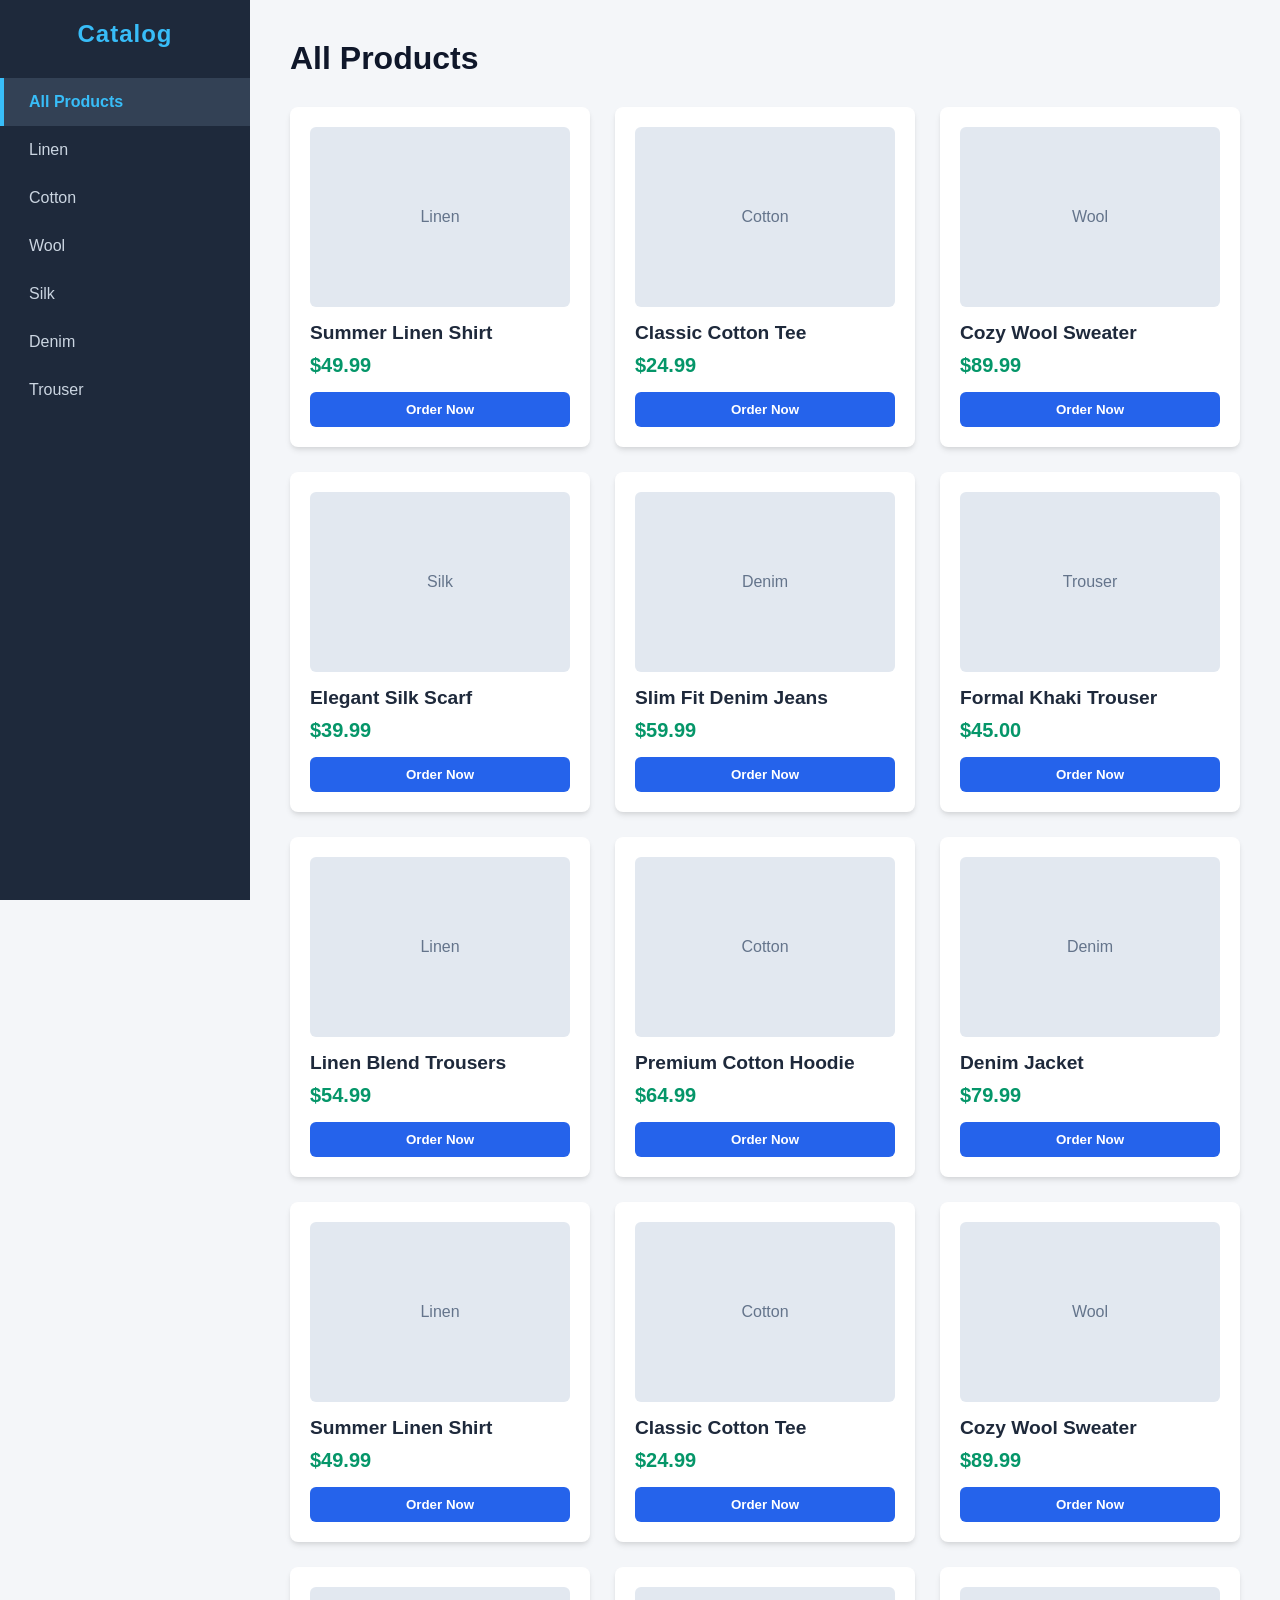
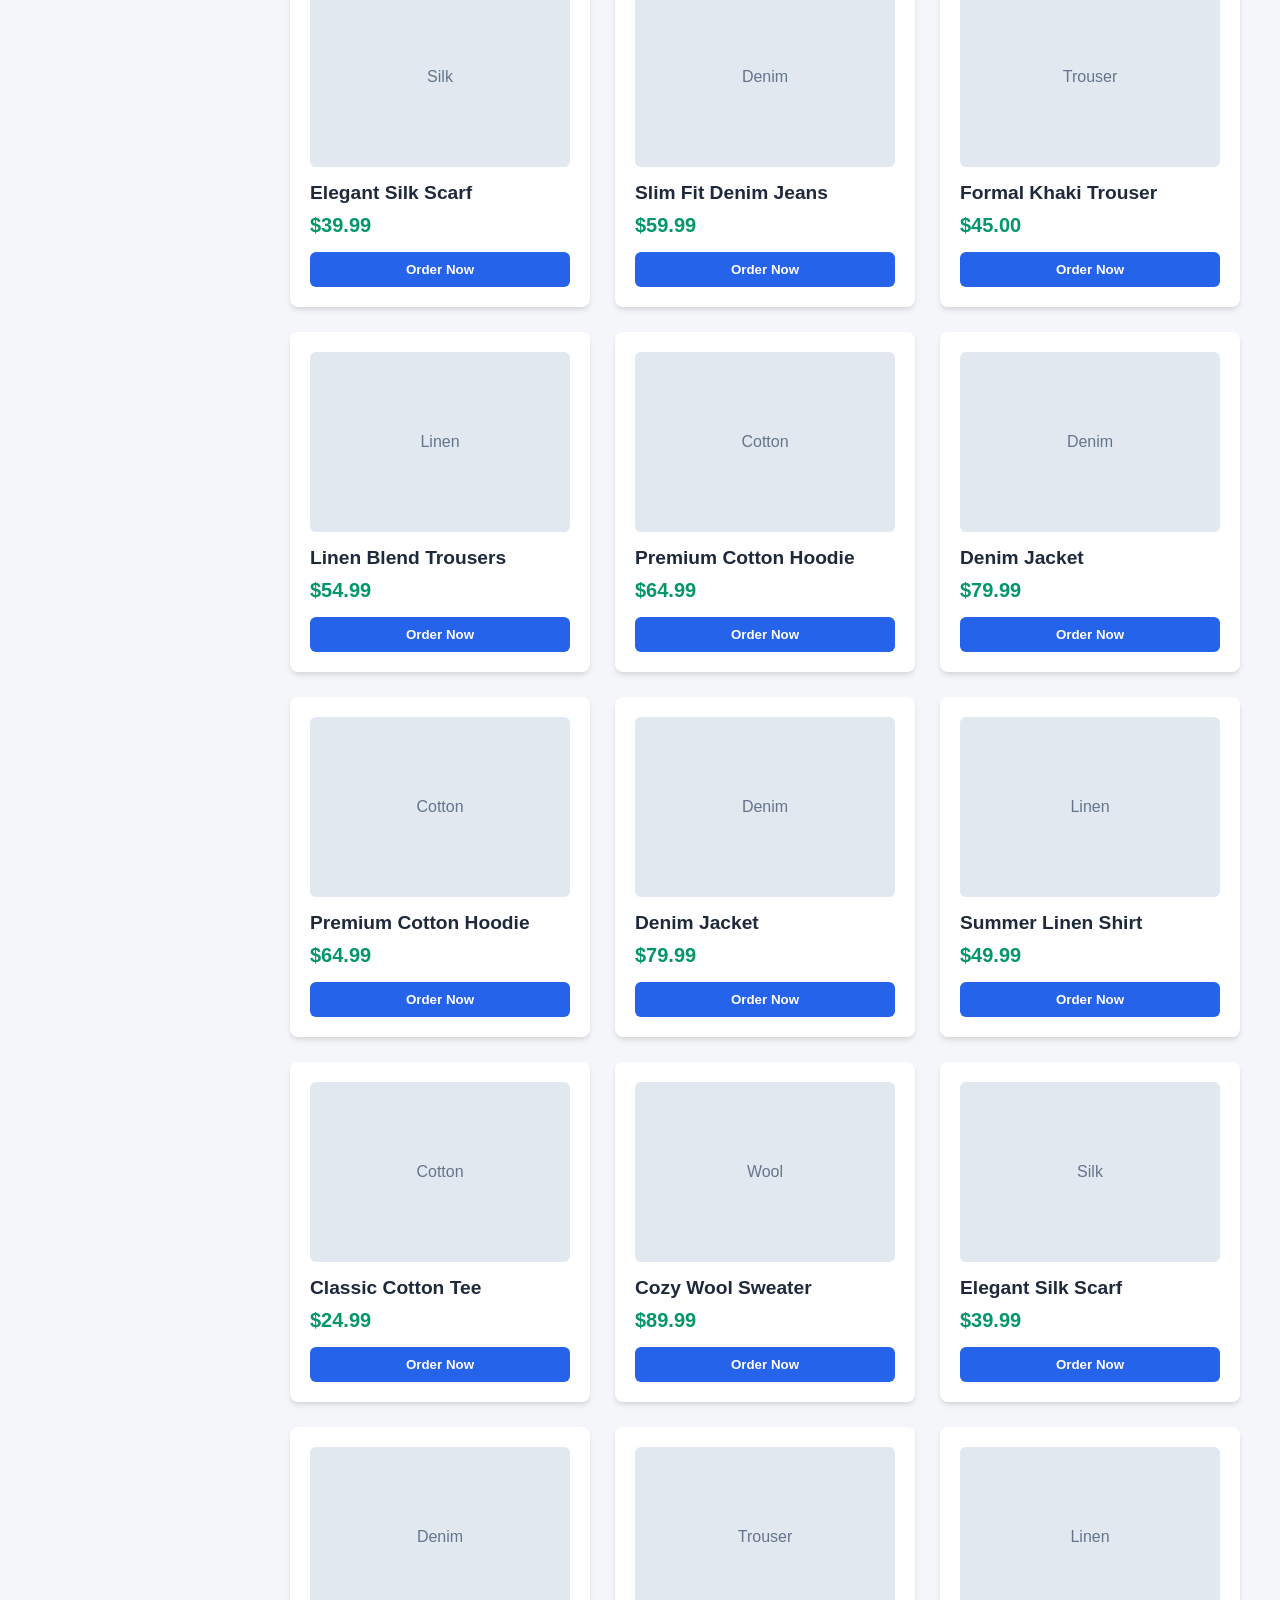
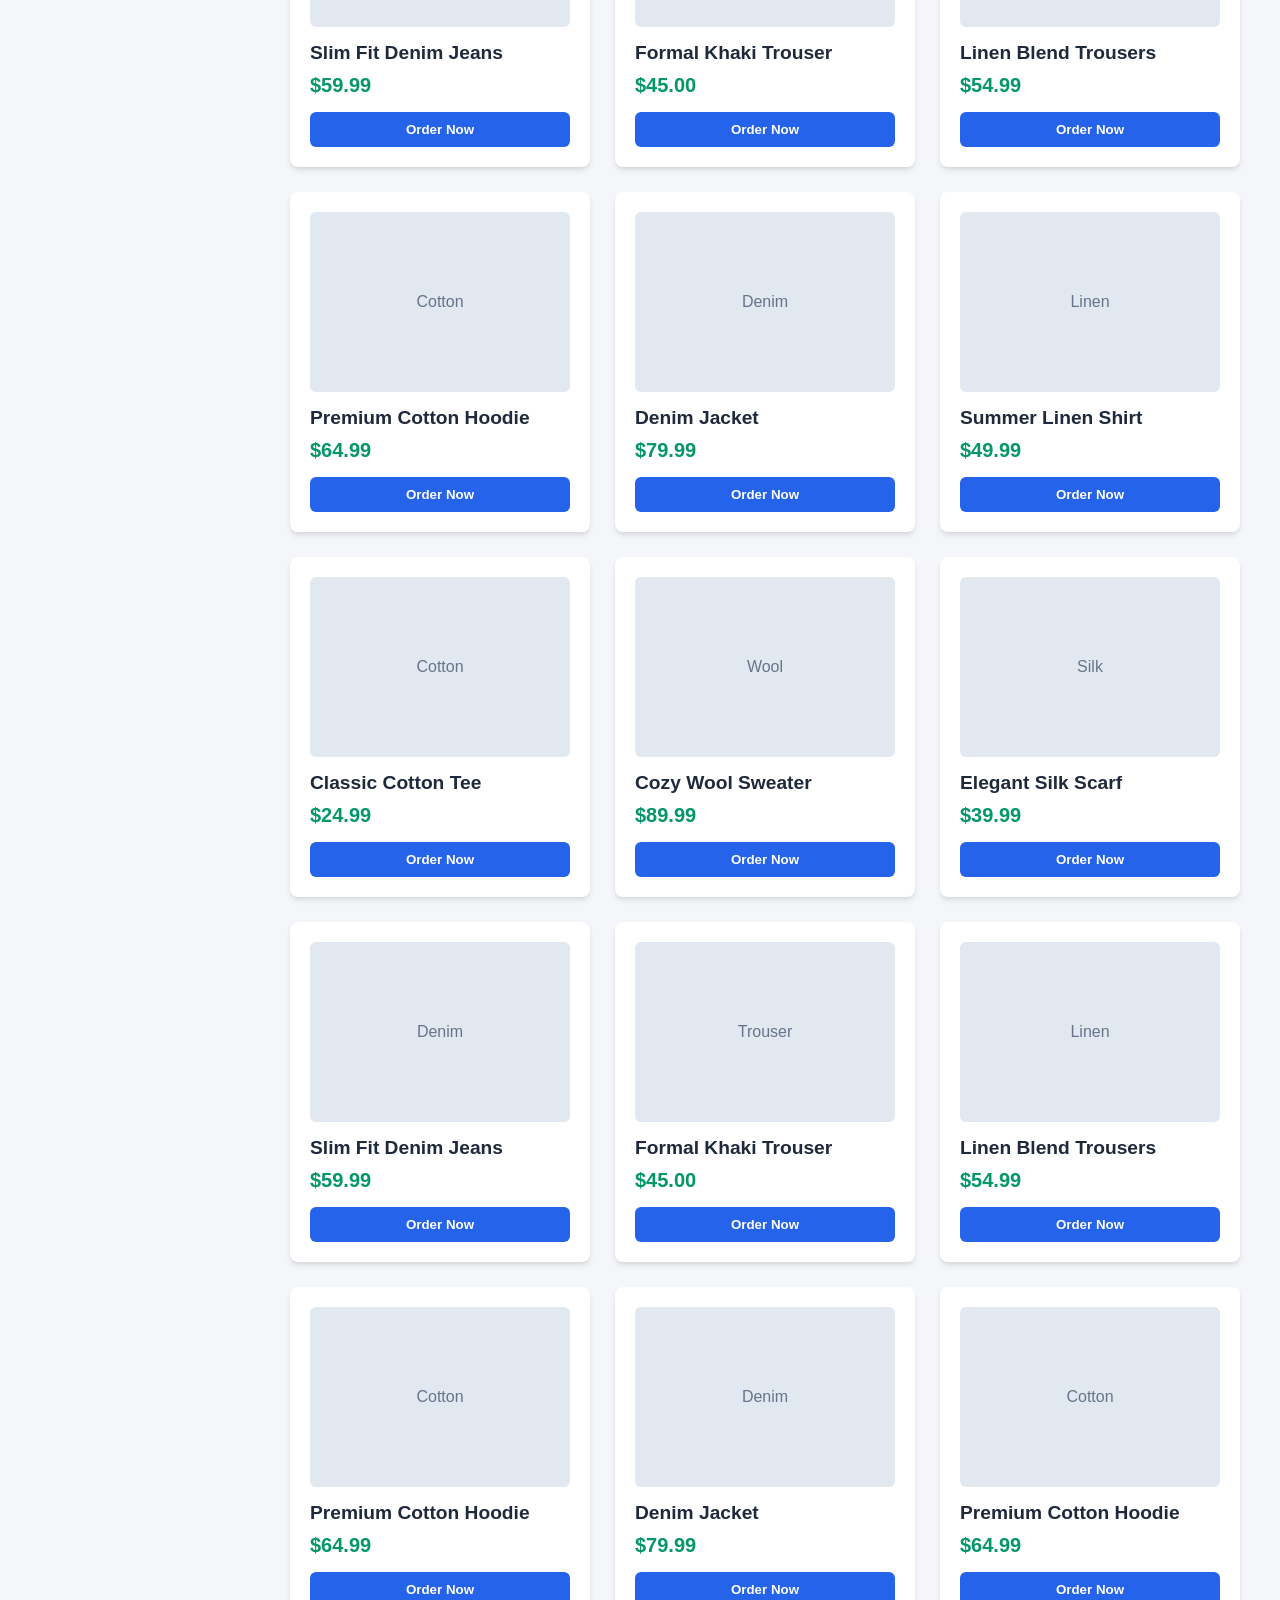
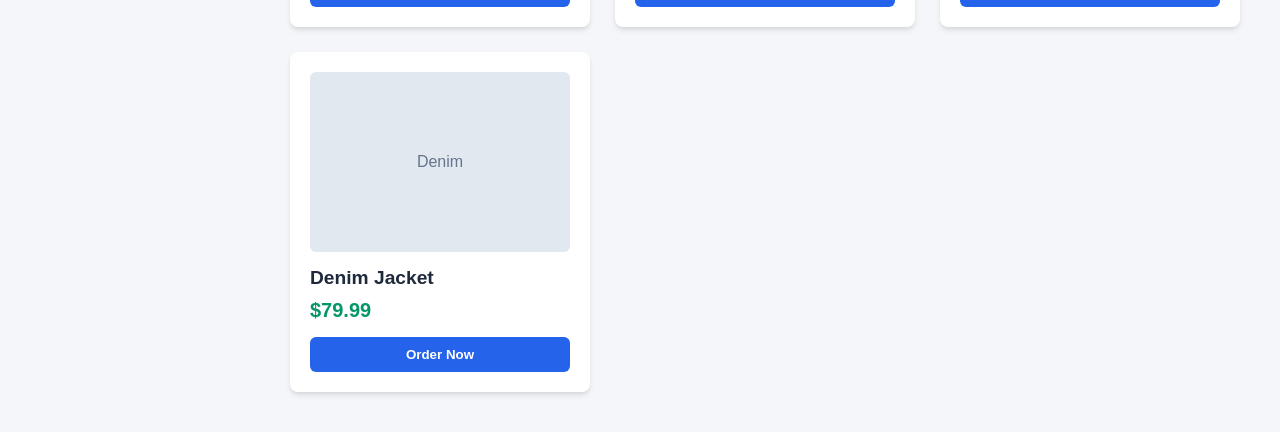
<file: testing pages with gemini ai/product section design/testing 4/index.html>
<!DOCTYPE html>
<html lang="en">
<head>
    <meta charset="UTF-8">
    <meta name="viewport" content="width=device-width, initial-scale=1.0">
    <title>Fabric & Apparel Shop</title>
    <style>
        * {
            box-sizing: border-box;
            margin: 0;
            padding: 0;
            font-family: 'Segoe UI', Tahoma, Geneva, Verdana, sans-serif;
        }

        body {
            display: flex;
            background-color: #f4f6f9;
            min-height: 100vh;
        }

        /* Sidebar Style */
        .sidebar {
            width: 250px;
            background-color: #1e293b;
            color: #ffffff;
            padding: 20px 0;
            display: flex;
            flex-direction: column;
            position: fixed;
            height: 100vh;
            z-index: 100;
        }

        .sidebar h2 {
            text-align: center;
            margin-bottom: 30px;
            font-size: 1.5rem;
            letter-spacing: 1px;
            color: #38bdf8;
        }

        .sidebar button {
            background: none;
            border: none;
            color: #cbd5e1;
            padding: 15px 25px;
            text-align: left;
            font-size: 1rem;
            cursor: pointer;
            transition: all 0.3s ease;
            width: 100%;
            border-left: 4px solid transparent;
            white-space: nowrap;
        }

        .sidebar button:hover {
            background-color: #334155;
            color: #ffffff;
        }

        .sidebar button.active {
            background-color: #334155;
            color: #38bdf8;
            border-left-color: #38bdf8;
            font-weight: bold;
        }

        /* Main Content & Cards Grid */
        .main-content {
            margin-left: 250px;
            padding: 40px;
            flex-grow: 1;
            width: calc(100% - 250px);
        }

        .main-content h1 {
            margin-bottom: 30px;
            color: #0f172a;
            text-transform: capitalize;
        }

        .products-grid {
            display: grid;
            grid-template-columns: repeat(auto-fill, minmax(250px, 1fr));
            gap: 25px;
        }

        /* Card Style */
        .card {
            background-color: #ffffff;
            border-radius: 8px;
            box-shadow: 0 4px 6px -1px rgba(0, 0, 0, 0.1), 0 2px 4px -1px rgba(0, 0, 0, 0.06);
            padding: 20px;
            display: flex;
            flex-direction: column;
            justify-content: space-between;
            transition: transform 0.2s ease, box-shadow 0.2s ease;
        }

        .card:hover {
            transform: translateY(-5px);
            box-shadow: 0 10px 15px -3px rgba(0, 0, 0, 0.1);
        }

        .card-img-placeholder {
            width: 100%;
            height: 180px;
            background-color: #e2e8f0;
            border-radius: 6px;
            margin-bottom: 15px;
            display: flex;
            align-items: center;
            justify-content: center;
            color: #64748b;
            font-weight: 500;
            text-transform: capitalize;
        }

        .card h3 {
            color: #1e293b;
            font-size: 1.2rem;
            margin-bottom: 10px;
        }

        .card .price {
            color: #059669;
            font-size: 1.25rem;
            font-weight: bold;
            margin-bottom: 15px;
        }

        .order-btn {
            background-color: #2563eb;
            color: white;
            border: none;
            padding: 10px 15px;
            border-radius: 6px;
            cursor: pointer;
            font-weight: 600;
            transition: background-color 0.2s;
            width: 100%;
        }

        .order-btn:hover {
            background-color: #1d4ed8;
        }

        /* Responsive Fix Mobile & Tablets */
        @media (max-width: 768px) {
            body {
                flex-direction: column;
            }
            
            .sidebar {
                width: 100%;
                height: auto;
                position: fixed;
                top: 0;
                left: 0;
                padding: 10px 0 0 0;
                flex-direction: row;
                flex-wrap: nowrap;
                overflow-x: auto;
                -webkit-overflow-scrolling: touch;
                scrollbar-width: none; /* Hide scrollbar for Firefox */
            }
            
            .sidebar::-webkit-scrollbar {
                display: none; /* Hide scrollbar for Chrome/Safari */
            }

            .sidebar h2 {
                display: none; /* Hide 'Catalog' heading on mobile to save space */
            }

            .sidebar button {
                padding: 15px 20px;
                text-align: center;
                width: auto;
                border-left: none;
                border-bottom: 4px solid transparent;
            }

            .sidebar button.active {
                border-left-color: transparent;
                border-bottom-color: #38bdf8;
            }

            .main-content {
                margin-left: 0;
                margin-top: 55px; /* Pushes content down so sidebar header doesn't overlap */
                padding: 20px;
                width: 100%;
            }

            .main-content h1 {
                font-size: 1.75rem;
                margin-bottom: 20px;
            }

            .products-grid {
                grid-template-columns: repeat(auto-fill, minmax(140px, 1fr)); /* 2 columns on small screens */
                gap: 15px;
            }
            
            .card {
                padding: 12px;
            }
            
            .card-img-placeholder {
                height: 130px;
            }

            .card h3 {
                font-size: 1rem;
            }
            
            .card .price {
                font-size: 1.1rem;
                margin-bottom: 10px;
            }
            
            .order-btn {
                padding: 8px 10px;
                font-size: 0.9rem;
            }
        }
        
        /* Minor adjustment for tiny screens */
        @media (max-width: 360px) {
            .products-grid {
                grid-template-columns: 1fr; /* Single column on exceptionally small devices */
            }
        }
    </style>
</head>
<body>

    <div class="sidebar">
        <h2>Catalog</h2>
        <button class="menu-btn active" onclick="filterCategory('all', this)">All Products</button>
        <button class="menu-btn" onclick="filterCategory('linen', this)">Linen</button>
        <button class="menu-btn" onclick="filterCategory('cotton', this)">Cotton</button>
        <button class="menu-btn" onclick="filterCategory('wool', this)">Wool</button>
        <button class="menu-btn" onclick="filterCategory('silk', this)">Silk</button>
        <button class="menu-btn" onclick="filterCategory('denim', this)">Denim</button>
        <button class="menu-btn" onclick="filterCategory('trouser', this)">Trouser</button>
    </div>

    <div class="main-content">
        <h1 id="category-title">All Products</h1>
        <div class="products-grid" id="products-container"></div>
    </div>

    <script>
        const products = [
            { id: 1, name: "Summer Linen Shirt", price: "$49.99", category: "linen" },
            { id: 2, name: "Classic Cotton Tee", price: "$24.99", category: "cotton" },
            { id: 3, name: "Cozy Wool Sweater", price: "$89.99", category: "wool" },
            { id: 4, name: "Elegant Silk Scarf", price: "$39.99", category: "silk" },
            { id: 5, name: "Slim Fit Denim Jeans", price: "$59.99", category: "denim" },
            { id: 6, name: "Formal Khaki Trouser", price: "$45.00", category: "trouser" },
            { id: 7, name: "Linen Blend Trousers", price: "$54.99", category: "linen" },
            { id: 8, name: "Premium Cotton Hoodie", price: "$64.99", category: "cotton" },
            { id: 9, name: "Denim Jacket", price: "$79.99", category: "denim" },
            { id: 10, name: "Summer Linen Shirt", price: "$49.99", category: "linen" },
            { id: 11, name: "Classic Cotton Tee", price: "$24.99", category: "cotton" },
            { id: 12, name: "Cozy Wool Sweater", price: "$89.99", category: "wool" },
            { id: 13, name: "Elegant Silk Scarf", price: "$39.99", category: "silk" },
            { id: 14, name: "Slim Fit Denim Jeans", price: "$59.99", category: "denim" },
            { id: 15, name: "Formal Khaki Trouser", price: "$45.00", category: "trouser" },
            { id: 16, name: "Linen Blend Trousers", price: "$54.99", category: "linen" },
            { id: 17, name: "Premium Cotton Hoodie", price: "$64.99", category: "cotton" },
            { id: 18, name: "Denim Jacket", price: "$79.99", category: "denim" },
            { id: 19, name: "Premium Cotton Hoodie", price: "$64.99", category: "cotton" },
            { id: 20, name: "Denim Jacket", price: "$79.99", category: "denim" },
            { id: 21, name: "Summer Linen Shirt", price: "$49.99", category: "linen" },
            { id: 22, name: "Classic Cotton Tee", price: "$24.99", category: "cotton" },
            { id: 23, name: "Cozy Wool Sweater", price: "$89.99", category: "wool" },
            { id: 24, name: "Elegant Silk Scarf", price: "$39.99", category: "silk" },
            { id: 25, name: "Slim Fit Denim Jeans", price: "$59.99", category: "denim" },
            { id: 26, name: "Formal Khaki Trouser", price: "$45.00", category: "trouser" },
            { id: 27, name: "Linen Blend Trousers", price: "$54.99", category: "linen" },
            { id: 28, name: "Premium Cotton Hoodie", price: "$64.99", category: "cotton" },
            { id: 29, name: "Denim Jacket", price: "$79.99", category: "denim" },
            { id: 30, name: "Summer Linen Shirt", price: "$49.99", category: "linen" },
            { id: 31, name: "Classic Cotton Tee", price: "$24.99", category: "cotton" },
            { id: 32, name: "Cozy Wool Sweater", price: "$89.99", category: "wool" },
            { id: 33, name: "Elegant Silk Scarf", price: "$39.99", category: "silk" },
            { id: 34, name: "Slim Fit Denim Jeans", price: "$59.99", category: "denim" },
            { id: 35, name: "Formal Khaki Trouser", price: "$45.00", category: "trouser" },
            { id: 36, name: "Linen Blend Trousers", price: "$54.99", category: "linen" },
            { id: 37, name: "Premium Cotton Hoodie", price: "$64.99", category: "cotton" },
            { id: 38, name: "Denim Jacket", price: "$79.99", category: "denim" },
            { id: 39, name: "Premium Cotton Hoodie", price: "$64.99", category: "cotton" },
            { id: 40, name: "Denim Jacket", price: "$79.99", category: "denim" }
        ];

        const container = document.getElementById('products-container');
        const title = document.getElementById('category-title');

        function renderProducts(filteredList) {
            container.innerHTML = ""; 
            
            filteredList.forEach(product => {
                const card = document.createElement('div');
                card.className = 'card';
                card.innerHTML = `
                    <div class="card-img-placeholder">${product.category}</div>
                    <h3>${product.name}</h3>
                    <div class="price">${product.price}</div>
                    <button class="order-btn" onclick="placeOrder('${product.name}')">Order Now</button>
                `;
                container.appendChild(card);
            });
        }

        function filterCategory(category, buttonElement) {
            const buttons = document.querySelectorAll('.menu-btn');
            buttons.forEach(btn => btn.classList.remove('active'));
            buttonElement.classList.add('active');

            title.textContent = category === 'all' ? 'All Products' : category;

            if (category === 'all') {
                renderProducts(products);
            } else {
                const filtered = products.filter(p => p.category === category);
                renderProducts(filtered);
            }
            
            // Auto scroll main content area back to the top when swapping categories on mobile
            window.scrollTo({ top: 0, behavior: 'smooth' });
        }

        function placeOrder(productName) {
            alert(`Thank you! Your order for "${productName}" has been received.`);
        }

        renderProducts(products);
    </script>
</body>
</html>
</file>
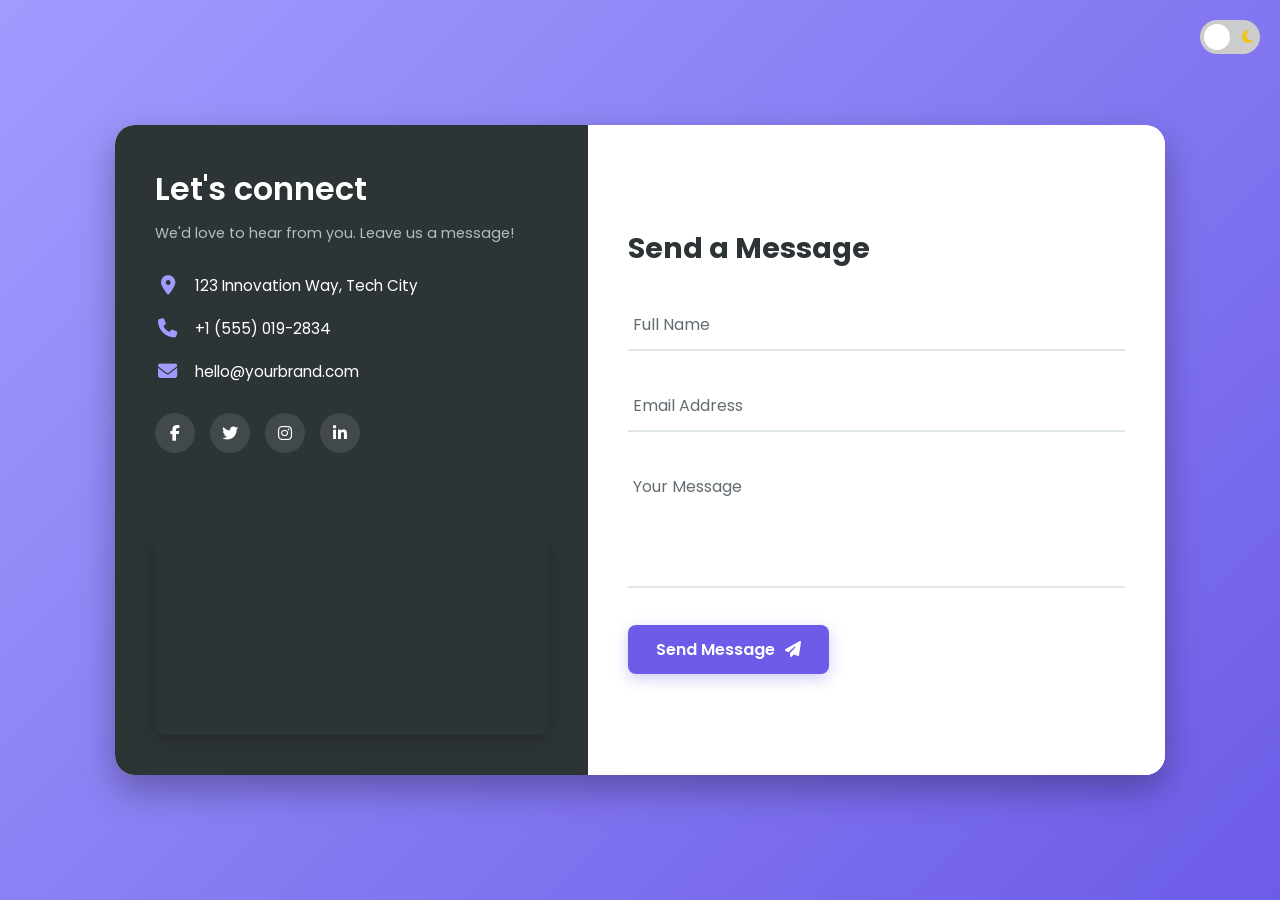
<file: contact us/contact.html>
<!DOCTYPE html>
<html lang="en">
<head>
    <meta charset="UTF-8">
    <meta name="viewport" content="width=device-width, initial-scale=1.0">
    <title>Contact Us</title>
    <link rel="stylesheet" href="contactstyle.css">
    <link rel="stylesheet" href="https://cdnjs.cloudflare.com/ajax/libs/font-awesome/6.4.0/css/all.min.css">
    <link href="https://fonts.googleapis.com/css2?family=Poppins:wght@300;400;600&display=swap" rel="stylesheet">
</head>
<body>
    <div class="theme-toggle-wrapper">
        <label class="theme-switch" for="checkbox">
            <input type="checkbox" id="checkbox" />
            <div class="slider round">
                <i class="fa-solid fa-sun icon-sun"></i>
                <i class="fa-solid fa-moon icon-moon"></i>
            </div>
        </label>
    </div>

    <div class="container">
        <div class="contact-box">
            <div class="contact-info">
                <div>
                    <h2>Let's connect</h2>
                    <p class="subtitle">We'd love to hear from you. Leave us a message!</p>
                    
                    <div class="info-links">
                        <div class="info-item">
                            <i class="fa-solid fa-location-dot"></i>
                            <span>123 Innovation Way, Tech City</span>
                        </div>
                        <div class="info-item">
                            <i class="fa-solid fa-phone"></i>
                            <span>+1 (555) 019-2834</span>
                        </div>
                        <div class="info-item">
                            <i class="fa-solid fa-envelope"></i>
                            <span>hello@yourbrand.com</span>
                        </div>
                    </div>

                    <div class="social-media">
                        <a href="#" class="social-icon"><i class="fa-brands fa-facebook-f"></i></a>
                        <a href="#" class="social-icon"><i class="fa-brands fa-twitter"></i></a>
                        <a href="#" class="social-icon"><i class="fa-brands fa-instagram"></i></a>
                        <a href="#" class="social-icon"><i class="fa-brands fa-linkedin-in"></i></a>
                    </div>
                </div>

                <div class="map-container">
                    <iframe 
                        src="https://www.google.com/maps/embed?pb=!1m18!1m12!1m3!1d3022.6175402517224!2d-73.98785312341905!3d40.74844047138908!2m3!1f0!2f0!3f0!3m2!1i1024!2i768!4f13.1!3m3!1m2!1s0x89c259a9b3117469%3A0xd134e199a405a163!2sEmpire%20State%20Building!5e0!3m2!1sen!2sus!4v1700000000000!5m2!1sen!2sus" 
                        allowfullscreen="" 
                        loading="lazy" 
                        referrerpolicy="no-referrer-when-downgrade">
                    </iframe>
                </div>
            </div>

            <div class="contact-form-container">
                <form id="contactForm" action="https://api.web3forms.com/submit" method="POST" autocomplete="off" novalidate>
                    <input type="hidden" name="access_key" value="778c1719-8969-4d35-91cd-17a827c8a9a2">
                    
                    <h2>Send a Message</h2>
                    
                    <div class="input-group">
                        <input type="text" id="name" name="name" required>
                        <label for="name">Full Name</label>
                        <span class="error-msg">Name is required</span>
                    </div>

                    <div class="input-group">
                        <input type="email" id="email" name="email" required>
                        <label for="email">Email Address</label>
                        <span class="error-msg">Enter a valid email</span>
                    </div>

                    <div class="input-group">
                        <textarea id="message" name="message" rows="4" required></textarea>
                        <label for="message">Your Message</label>
                        <span class="error-msg">Message cannot be empty</span>
                    </div>

                    <button type="submit" id="submitBtn">
                        <span>Send Message</span>
                        <i class="fa-solid fa-paper-plane"></i>
                    </button>
                </form>

                <div id="successMessage" class="success-card hidden">
                    <div class="success-icon">
                        <i class="fa-solid fa-circle-check"></i>
                    </div>
                    <h3>Thank You!</h3>
                    <p>Your message has been sent successfully. We'll get back to you soon.</p>
                    <button id="backBtn">Send another message</button>
                </div>
            </div>
        </div>
    </div>

    <script src="contactscript.js"></script>
</body>
</html>
</file>
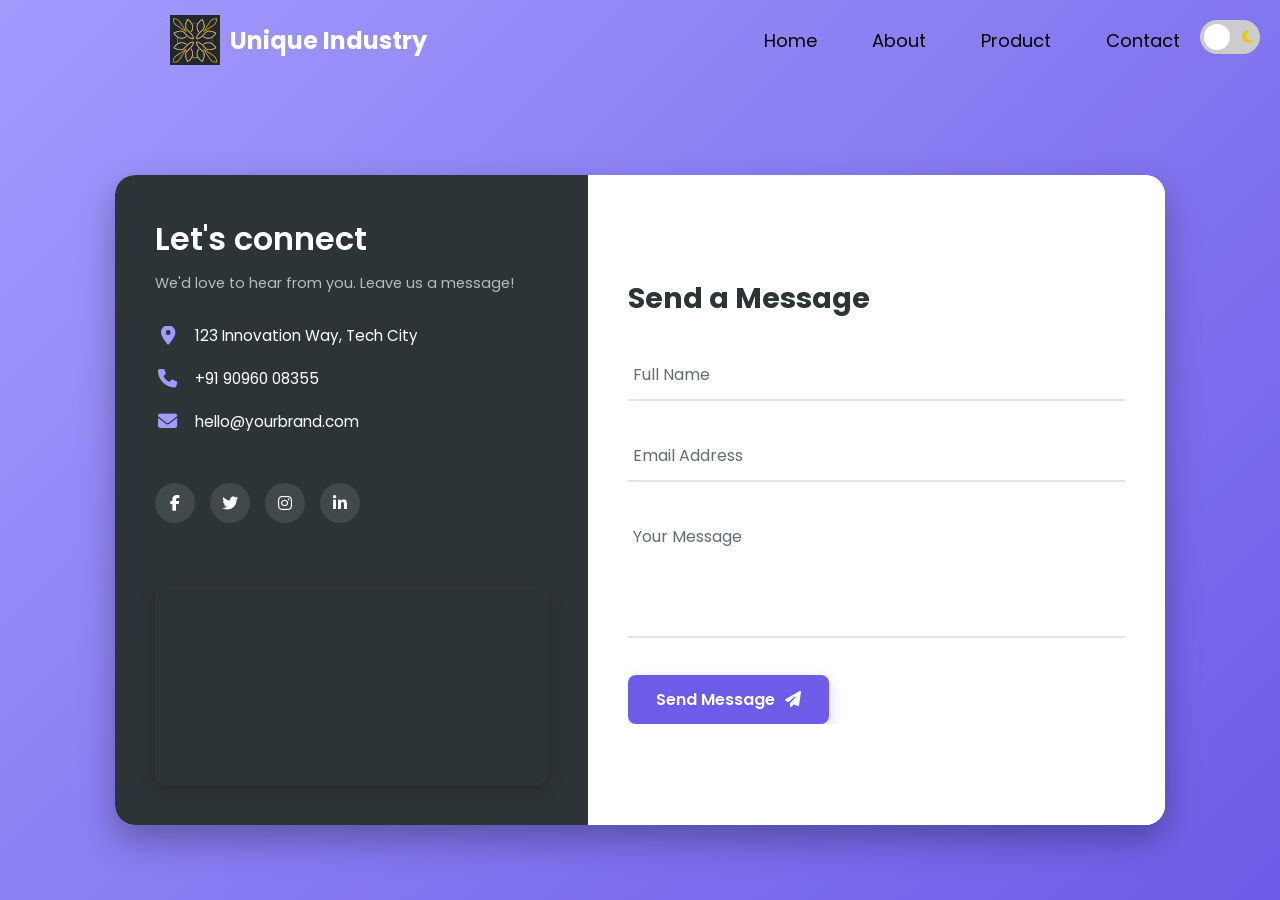
<file: contact/contact.html>
<!DOCTYPE html>
<html lang="en">
<head>
    <meta charset="UTF-8">
    <meta name="viewport" content="width=device-width, initial-scale=1.0">
    <title>Contact Us</title>

    <!-- Favicons -->
    <link href="/assests/logo.jpg" rel="icon" />
    <link href="/assests/logo.jpg" rel="apple-touch-icon" />

    <link rel="stylesheet" href="contactstyle.css">

    <meta content="" name="description" />
    <meta content="" name="keywords" />
    
    <link rel="stylesheet" href="https://cdnjs.cloudflare.com/ajax/libs/font-awesome/6.4.0/css/all.min.css">
    <link href="https://fonts.googleapis.com/css2?family=Poppins:wght@300;400;600&display=swap" rel="stylesheet">
</head>
<body>


        <div class="navbar">
        <div class="desktop-nav">
            <img src="/assests/logo.jpg" alt="unique industry logo" class="logo" />
            <h2 class="company-name">Unique Industry</h2>

            <ul class="nav-links">
                <li><a href="/index.html">Home</a></li>
                <li><a href="/about/index.html">About</a></li>
                <li><a href="/product/index.html">Product</a></li>
                <li><a href="/contact/contact.html">Contact</a></li>
            </ul>
        </div>
        <!-- Mobile Nav (Dropdown box for mobile screens) -->
        <div class="mobile-nav">
            <div class="drop-down">
                <button class="drop-toggle">☰</button>
                <ul class="mobile-dropdown-menu">
                    <li><a href="/index.html">Home</a></li>
                    <li><a href="/about/index.html">About</a></li>
                    <li><a href="/product/index.html">Products</a></li>
                    <li><a href="/contact/contact.html">Contact</a></li>
                </ul>
            </div>
            <div class="menu-toggle" onclick="toggleMenu()">
                <span></span>
                <span></span>
                <span></span>
            </div>
        </div>
    </div>

    <div class="theme-toggle-wrapper">
        <label class="theme-switch" for="checkbox">
            <input type="checkbox" id="checkbox" />
            <div class="slider round">
                <i class="fa-solid fa-sun icon-sun"></i>
                <i class="fa-solid fa-moon icon-moon"></i>
            </div>
        </label>
    </div>

    <div class="container">
        <div class="contact-box">
            <div class="contact-info">
                <div>
                    <h2>Let's connect</h2>
                    <p class="subtitle">We'd love to hear from you. Leave us a message!</p>
                    
                    <div class="info-links">
                        <div class="info-item">
                            <i class="fa-solid fa-location-dot"></i>
                            <span>123 Innovation Way, Tech City</span>
                        </div>
                        <div class="info-item">
                            <i class="fa-solid fa-phone"></i>
                            <span>+91 90960 08355</span>
                        </div>
                        <div class="info-item">
                            <i class="fa-solid fa-envelope"></i>
                            <span>hello@yourbrand.com</span>
                        </div>
                    </div>

                    <div class="social-media">
                        <a href="#" class="social-icon"><i class="fa-brands fa-facebook-f"></i></a>
                        <a href="#" class="social-icon"><i class="fa-brands fa-twitter"></i></a>
                        <a href="#" class="social-icon"><i class="fa-brands fa-instagram"></i></a>
                        <a href="#" class="social-icon"><i class="fa-brands fa-linkedin-in"></i></a>
                    </div>
                </div>

                <div class="map-container">
                    <iframe 
                        src="https://www.google.com/maps/embed?pb=!1m18!1m12!1m3!1d3022.6175402517224!2d-73.98785312341905!3d40.74844047138908!2m3!1f0!2f0!3f0!3m2!1i1024!2i768!4f13.1!3m3!1m2!1s0x89c259a9b3117469%3A0xd134e199a405a163!2sEmpire%20State%20Building!5e0!3m2!1sen!2sus!4v1700000000000!5m2!1sen!2sus" 
                        allowfullscreen="" 
                        loading="lazy" 
                        referrerpolicy="no-referrer-when-downgrade">
                    </iframe>
                </div>
            </div>

            <div class="contact-form-container">
                <form id="contactForm" action="https://api.web3forms.com/submit" method="POST" autocomplete="off" novalidate>
                    <input type="hidden" name="access_key" value="778c1719-8969-4d35-91cd-17a827c8a9a2">
                    
                    <h2>Send a Message</h2>
                    
                    <div class="input-group">
                        <input type="text" id="name" name="name" required>
                        <label for="name">Full Name</label>
                        <span class="error-msg">Name is required</span>
                    </div>

                    <div class="input-group">
                        <input type="email" id="email" name="email" required>
                        <label for="email">Email Address</label>
                        <span class="error-msg">Enter a valid email</span>
                    </div>

                    <div class="input-group">
                        <textarea id="message" name="message" rows="4" required></textarea>
                        <label for="message">Your Message</label>
                        <span class="error-msg">Message cannot be empty</span>
                    </div>

                    <button type="submit" id="submitBtn">
                        <span>Send Message</span>
                        <i class="fa-solid fa-paper-plane"></i>
                    </button>
                </form>

                <div id="successMessage" class="success-card hidden">
                    <div class="success-icon">
                        <i class="fa-solid fa-circle-check"></i>
                    </div>
                    <h3>Thank You!</h3>
                    <p>Your message has been sent successfully. We'll get back to you soon.</p>
                    <button id="backBtn">Send another message</button>
                </div>
            </div>
        </div>
    </div>

    <script src="contactscript.js"></script>
</body>
</html>
</file>
<file: contact us/contactstyle.css>
/* Light Mode Variables Default */
:root {
    --primary: #6c5ce7;
    --primary-hover: #5442e6;
    --bg-body: linear-gradient(135deg, #a29bfe, #6c5ce7);
    --bg-card: rgba(255, 255, 255, 0.95);
    --bg-form: #ffffff;
    --bg-info: #2d3436;
    --text-dark: #2d3436;
    --text-light: #636e72;
    --text-info-sub: #b2bec3;
    --border-color: #dfe6e9;
    --white: #ffffff;
    --error: #ff7675;
}

/* Dark Mode Variables Override */
[data-theme="dark"] {
    --bg-body: linear-gradient(135deg, #1e1b29, #0f0c1b);
    --bg-card: rgba(30, 30, 42, 0.95);
    --bg-form: #1e1e2a;
    --bg-info: #11111a;
    --text-dark: #f5f6fa;
    --text-light: #a2a2d0;
    --text-info-sub: #8a8a9e;
    --border-color: #3a3a50;
}

* {
    margin: 0;
    padding: 0;
    box-sizing: border-box;
    font-family: 'Poppins', sans-serif;
    transition: background 0.3s ease, color 0.3s ease, border-color 0.3s ease;
}

body {
    background: var(--bg-body);
    min-height: 100vh;
    display: flex;
    justify-content: center;
    align-items: center;
    padding: 40px 20px;
    position: relative;
}

/* --- Theme Switch Toggle UI --- */
.theme-toggle-wrapper {
    position: absolute;
    top: 20px;
    right: 20px;
    z-index: 100;
}

.theme-switch {
    display: inline-block;
    height: 34px;
    position: relative;
    width: 60px;
}

.theme-switch input {
    display: none;
}

.slider {
    background-color: #ccc;
    bottom: 0;
    cursor: pointer;
    left: 0;
    position: absolute;
    right: 0;
    top: 0;
    transition: .4s;
    display: flex;
    justify-content: space-between;
    align-items: center;
    padding: 0 7px;
}

.slider i {
    color: #f1c40f;
    font-size: 0.9rem;
}

.slider:before {
    background-color: white;
    bottom: 4px;
    content: "";
    height: 26px;
    left: 4px;
    position: absolute;
    transition: .4s;
    width: 26px;
    z-index: 2;
}

input:checked + .slider {
    background-color: #341f97;
}

input:checked + .slider:before {
    transform: translateX(26px);
}

.slider.round {
    border-radius: 34px;
}

.slider.round:before {
    border-radius: 50%;
}

/* --- Core Card Layout --- */
.container {
    width: 100%;
    max-width: 1050px;
    background: var(--bg-card);
    border-radius: 20px;
    box-shadow: 0 15px 35px rgba(0, 0, 0, 0.3);
    overflow: hidden;
}

.contact-box {
    display: grid;
    grid-template-columns: 45% 55%;
    min-height: 650px;
}

/* --- Left Side: Info & Map --- */
.contact-info {
    background: var(--bg-info);
    color: var(--white);
    padding: 40px;
    display: flex;
    flex-direction: column;
    justify-content: space-between;
    gap: 30px;
}

.contact-info h2 {
    font-size: 2rem;
    font-weight: 600;
    margin-bottom: 10px;
}

.subtitle {
    color: var(--text-info-sub);
    font-size: 0.9rem;
}

.info-links {
    margin: 30px 0;
}

.info-item {
    display: flex;
    align-items: center;
    margin-bottom: 20px;
    font-size: 0.95rem;
}

.info-item i {
    font-size: 1.2rem;
    color: #a29bfe;
    margin-right: 15px;
    width: 25px;
    text-align: center;
}

.social-media {
    display: flex;
    gap: 15px;
}

.social-icon {
    width: 40px;
    height: 40px;
    border-radius: 50%;
    background: rgba(255, 255, 255, 0.1);
    color: var(--white);
    display: flex;
    justify-content: center;
    align-items: center;
    text-decoration: none;
    transition: all 0.3s ease;
}

.social-icon:hover {
    background: var(--primary);
    transform: translateY(-3px);
}

/* Map Style */
.map-container {
    width: 100%;
    height: 200px;
    border-radius: 12px;
    overflow: hidden;
    box-shadow: 0 5px 15px rgba(0,0,0,0.2);
}

.map-container iframe {
    width: 100%;
    height: 100%;
    border: 0;
}

/* --- Right Side: Form --- */
.contact-form-container {
    padding: 40px;
    position: relative;
    background: var(--bg-form);
    display: flex;
    align-items: center;
}

form {
    width: 100%;
}

form h2 {
    color: var(--text-dark);
    font-size: 1.8rem;
    margin-bottom: 30px;
}

.input-group {
    position: relative;
    margin-bottom: 30px;
}

.input-group input, 
.input-group textarea {
    width: 100%;
    padding: 12px 5px;
    border: none;
    border-bottom: 2px solid var(--border-color);
    background: transparent;
    outline: none;
    font-size: 1rem;
    color: var(--text-dark);
    resize: none;
}

.input-group label {
    position: absolute;
    left: 5px;
    top: 12px;
    color: var(--text-light);
    pointer-events: none;
    transition: all 0.3s ease;
}

.input-group input:focus ~ label,
.input-group input:valid ~ label,
.input-group textarea:focus ~ label,
.input-group textarea:valid ~ label {
    top: -12px;
    font-size: 0.85rem;
    color: var(--primary);
    font-weight: 600;
}

.input-group input:focus, 
.input-group textarea:focus {
    border-bottom-color: var(--primary);
}

/* Errors */
.error-msg {
    color: var(--error);
    font-size: 0.75rem;
    position: absolute;
    bottom: -18px;
    left: 5px;
    display: none;
}

.input-group.error border-bottom-color {
    border-bottom-color: var(--error);
}

.input-group.error .error-msg {
    display: block;
}

/* Submit Button */
button[type="submit"] {
    background: var(--primary);
    color: var(--white);
    border: none;
    padding: 12px 28px;
    font-size: 1rem;
    font-weight: 600;
    border-radius: 8px;
    cursor: pointer;
    display: flex;
    align-items: center;
    gap: 10px;
    box-shadow: 0 5px 15px rgba(108, 92, 230, 0.3);
}

button[type="submit"]:hover {
    background: var(--primary-hover);
    transform: translateY(-2px);
}

/* Success Card */
.success-card {
    position: absolute;
    top: 0; left: 0; width: 100%; height: 100%;
    background: var(--bg-form);
    padding: 40px;
    display: flex;
    flex-direction: column;
    justify-content: center;
    align-items: center;
    text-align: center;
    z-index: 10;
    animation: fadeIn 0.5s ease forwards;
}

.success-icon {
    font-size: 4rem;
    color: #2ed573;
    margin-bottom: 15px;
}

.success-card h3 {
    color: var(--text-dark);
    font-size: 1.8rem;
    margin-bottom: 10px;
}

.success-card p {
    color: var(--text-light);
    margin-bottom: 25px;
    max-width: 80%;
}

#backBtn {
    background: transparent;
    border: 2px solid var(--primary);
    color: var(--primary);
    padding: 10px 20px;
    border-radius: 8px;
    font-weight: 600;
    cursor: pointer;
}

#backBtn:hover {
    background: var(--primary);
    color: var(--white);
}

.hidden {
    display: none !important;
}

@keyframes fadeIn {
    from { opacity: 0; transform: scale(0.9); }
    to { opacity: 1; transform: scale(1); }
}

/* --- Responsive Layout --- */
@media (max-width: 768px) {
    .contact-box {
        grid-template-columns: 100%;
    }
    .contact-info {
        padding: 30px;
    }
    .map-container {
        height: 150px;
    }
}
</file>
<file: contact/contactstyle.css>
/* Light Mode Variables Default */
:root {
    --primary: #6c5ce7;
    --primary-hover: #5442e6;
    --bg-body: linear-gradient(135deg, #a29bfe, #6c5ce7);
    --bg-card: rgba(255, 255, 255, 0.95);
    --bg-form: #ffffff;
    --bg-info: #2d3436;
    --text-dark: #2d3436;
    --text-light: #636e72;
    --text-info-sub: #b2bec3;
    --border-color: #dfe6e9;
    --white: #ffffff;
    --error: #ff7675;
}

/* Dark Mode Variables Override */
[data-theme="dark"] {
    --bg-body: linear-gradient(135deg, #1e1b29, #0f0c1b);
    --bg-card: rgba(30, 30, 42, 0.95);
    --bg-form: #1e1e2a;
    --bg-info: #11111a;
    --text-dark: #f5f6fa;
    --text-light: #a2a2d0;
    --text-info-sub: #8a8a9e;
    --border-color: #3a3a50;
}

* {
    margin: 0;
    padding: 0;
    box-sizing: border-box;
    font-family: 'Poppins', sans-serif;
    transition: background 0.3s ease, color 0.3s ease, border-color 0.3s ease;
    overflow-x: hidden;
}

body {
    background: var(--bg-body);
    min-height: 100vh;
    display: flex;
    flex-direction: column;
    justify-content: center;
    align-items: center;
    padding: 40px 20px;
    position: relative;
}



.navbar {
    padding: 0 50px;

    width: 100%;
    height: 100px;
}

.desktop-nav {
    width: 100%;
    height: 80px;
    position: absolute;
    top: 0%;
    display: flex;
    align-items: center;
    justify-content: flex-start;
}

.navbar .desktop-nav img {
    height: 50px;
    padding-left: 100px;
}

h4 {
    font-size: 24px;
    font-weight: 600;
    color: #000;
    padding-left: 30px;
}

.nav-links {
    display: flex;
    width: 58%;
    list-style: none;
    align-items: center;
    gap: 55px;
    justify-content: flex-end;
}

.nav-links li a {
    text-decoration: none;
    color: #000000;
    font-size: 18px;
    transition: all 0.3s ease-in-out;
}

.company-name{
    padding: 10px;
    color: #ffffff;
}

.mobile-nav {
    display: none;
}



/* --- Theme Switch Toggle UI --- */
.theme-toggle-wrapper {
    position: absolute;
    top: 20px;
    right: 20px;
    z-index: 100;
}

.theme-switch {
    display: inline-block;
    height: 34px;
    position: relative;
    width: 60px;
}

.theme-switch input {
    display: none;
}

.slider {
    background-color: #ccc;
    bottom: 0;
    cursor: pointer;
    left: 0;
    position: absolute;
    right: 0;
    top: 0;
    transition: .4s;
    display: flex;
    justify-content: space-between;
    align-items: center;
    padding: 0 7px;
}

.slider i {
    color: #f1c40f;
    font-size: 0.9rem;
}

.slider:before {
    background-color: white;
    bottom: 4px;
    content: "";
    height: 26px;
    left: 4px;
    position: absolute;
    transition: .4s;
    width: 26px;
    z-index: 2;
}

input:checked + .slider {
    background-color: #341f97;
}

input:checked + .slider:before {
    transform: translateX(26px);
}

.slider.round {
    border-radius: 34px;
}

.slider.round:before {
    border-radius: 50%;
}

/* --- Core Card Layout --- */
.container {
    width: 100%;
    max-width: 1050px;
    background: var(--bg-card);
    border-radius: 20px;
    box-shadow: 0 15px 35px rgba(0, 0, 0, 0.3);
    overflow: hidden;
}

.contact-box {
    display: grid;
    grid-template-columns: 45% 55%;
    min-height: 650px;
}

/* --- Left Side: Info & Map --- */
.contact-info {
    background: var(--bg-info);
    color: var(--white);
    padding: 40px;
    display: flex;
    flex-direction: column;
    justify-content: space-between;
    gap: 30px;
}

.contact-info h2 {
    font-size: 2rem;
    font-weight: 600;
    margin-bottom: 10px;
}

.subtitle {
    color: var(--text-info-sub);
    font-size: 0.9rem;
}

.info-links {
    margin: 30px 0;
}

.info-item {
    display: flex;
    align-items: center;
    margin-bottom: 20px;
    font-size: 0.95rem;
}

.info-item i {
    font-size: 1.2rem;
    color: #a29bfe;
    margin-right: 15px;
    width: 25px;
    text-align: center;
}

.social-media {
    display: flex;
    gap: 15px;
}

.social-icon {
    width: 40px;
    height: 40px;
    border-radius: 50%;
    background: rgba(255, 255, 255, 0.1);
    color: var(--white);
    display: flex;
    justify-content: center;
    align-items: center;
    text-decoration: none;
    transition: all 0.3s ease;
}

.social-icon:hover {
    background: var(--primary);
    transform: translateY(-3px);
}

/* Map Style */
.map-container {
    width: 100%;
    height: 200px;
    border-radius: 12px;
    overflow: hidden;
    box-shadow: 0 5px 15px rgba(0,0,0,0.2);
}

.map-container iframe {
    width: 100%;
    height: 100%;
    border: 0;
}

/* --- Right Side: Form --- */
.contact-form-container {
    padding: 40px;
    position: relative;
    background: var(--bg-form);
    display: flex;
    align-items: center;
}

form {
    width: 100%;
}

form h2 {
    color: var(--text-dark);
    font-size: 1.8rem;
    margin-bottom: 30px;
}

.input-group {
    position: relative;
    margin-bottom: 30px;
}

.input-group input, 
.input-group textarea {
    width: 100%;
    padding: 12px 5px;
    border: none;
    border-bottom: 2px solid var(--border-color);
    background: transparent;
    outline: none;
    font-size: 1rem;
    color: var(--text-dark);
    resize: none;
}

.input-group label {
    position: absolute;
    left: 5px;
    top: 12px;
    color: var(--text-light);
    pointer-events: none;
    transition: all 0.3s ease;
}

.input-group input:focus ~ label,
.input-group input:valid ~ label,
.input-group textarea:focus ~ label,
.input-group textarea:valid ~ label {
    top: -12px;
    font-size: 0.85rem;
    color: var(--primary);
    font-weight: 600;
}

.input-group input:focus, 
.input-group textarea:focus {
    border-bottom-color: var(--primary);
}

/* Errors */
.error-msg {
    color: var(--error);
    font-size: 0.75rem;
    position: absolute;
    bottom: -18px;
    left: 5px;
    display: none;
}

.input-group.error border-bottom-color {
    border-bottom-color: var(--error);
}

.input-group.error .error-msg {
    display: block;
}

/* Submit Button */
button[type="submit"] {
    background: var(--primary);
    color: var(--white);
    border: none;
    padding: 12px 28px;
    font-size: 1rem;
    font-weight: 600;
    border-radius: 8px;
    cursor: pointer;
    display: flex;
    align-items: center;
    gap: 10px;
    box-shadow: 0 5px 15px rgba(108, 92, 230, 0.3);
}

button[type="submit"]:hover {
    background: var(--primary-hover);
    transform: translateY(-2px);
}

/* Success Card */
.success-card {
    position: absolute;
    top: 0; left: 0; width: 100%; height: 100%;
    background: var(--bg-form);
    padding: 40px;
    display: flex;
    flex-direction: column;
    justify-content: center;
    align-items: center;
    text-align: center;
    z-index: 10;
    animation: fadeIn 0.5s ease forwards;
}

.success-icon {
    font-size: 4rem;
    color: #2ed573;
    margin-bottom: 15px;
}

.success-card h3 {
    color: var(--text-dark);
    font-size: 1.8rem;
    margin-bottom: 10px;
}

.success-card p {
    color: var(--text-light);
    margin-bottom: 25px;
    max-width: 80%;
}

#backBtn {
    background: transparent;
    border: 2px solid var(--primary);
    color: var(--primary);
    padding: 10px 20px;
    border-radius: 8px;
    font-weight: 600;
    cursor: pointer;
}

#backBtn:hover {
    background: var(--primary);
    color: var(--white);
}

.hidden {
    display: none !important;
}

@keyframes fadeIn {
    from { opacity: 0; transform: scale(0.9); }
    to { opacity: 1; transform: scale(1); }
}

/* --- Responsive Layout --- */
@media (max-width: 768px) {
    .contact-box {
        grid-template-columns: 100%;
    }
    .contact-info {
        padding: 30px;
    }
    .map-container {
        height: 150px;
    }
}
</file>
